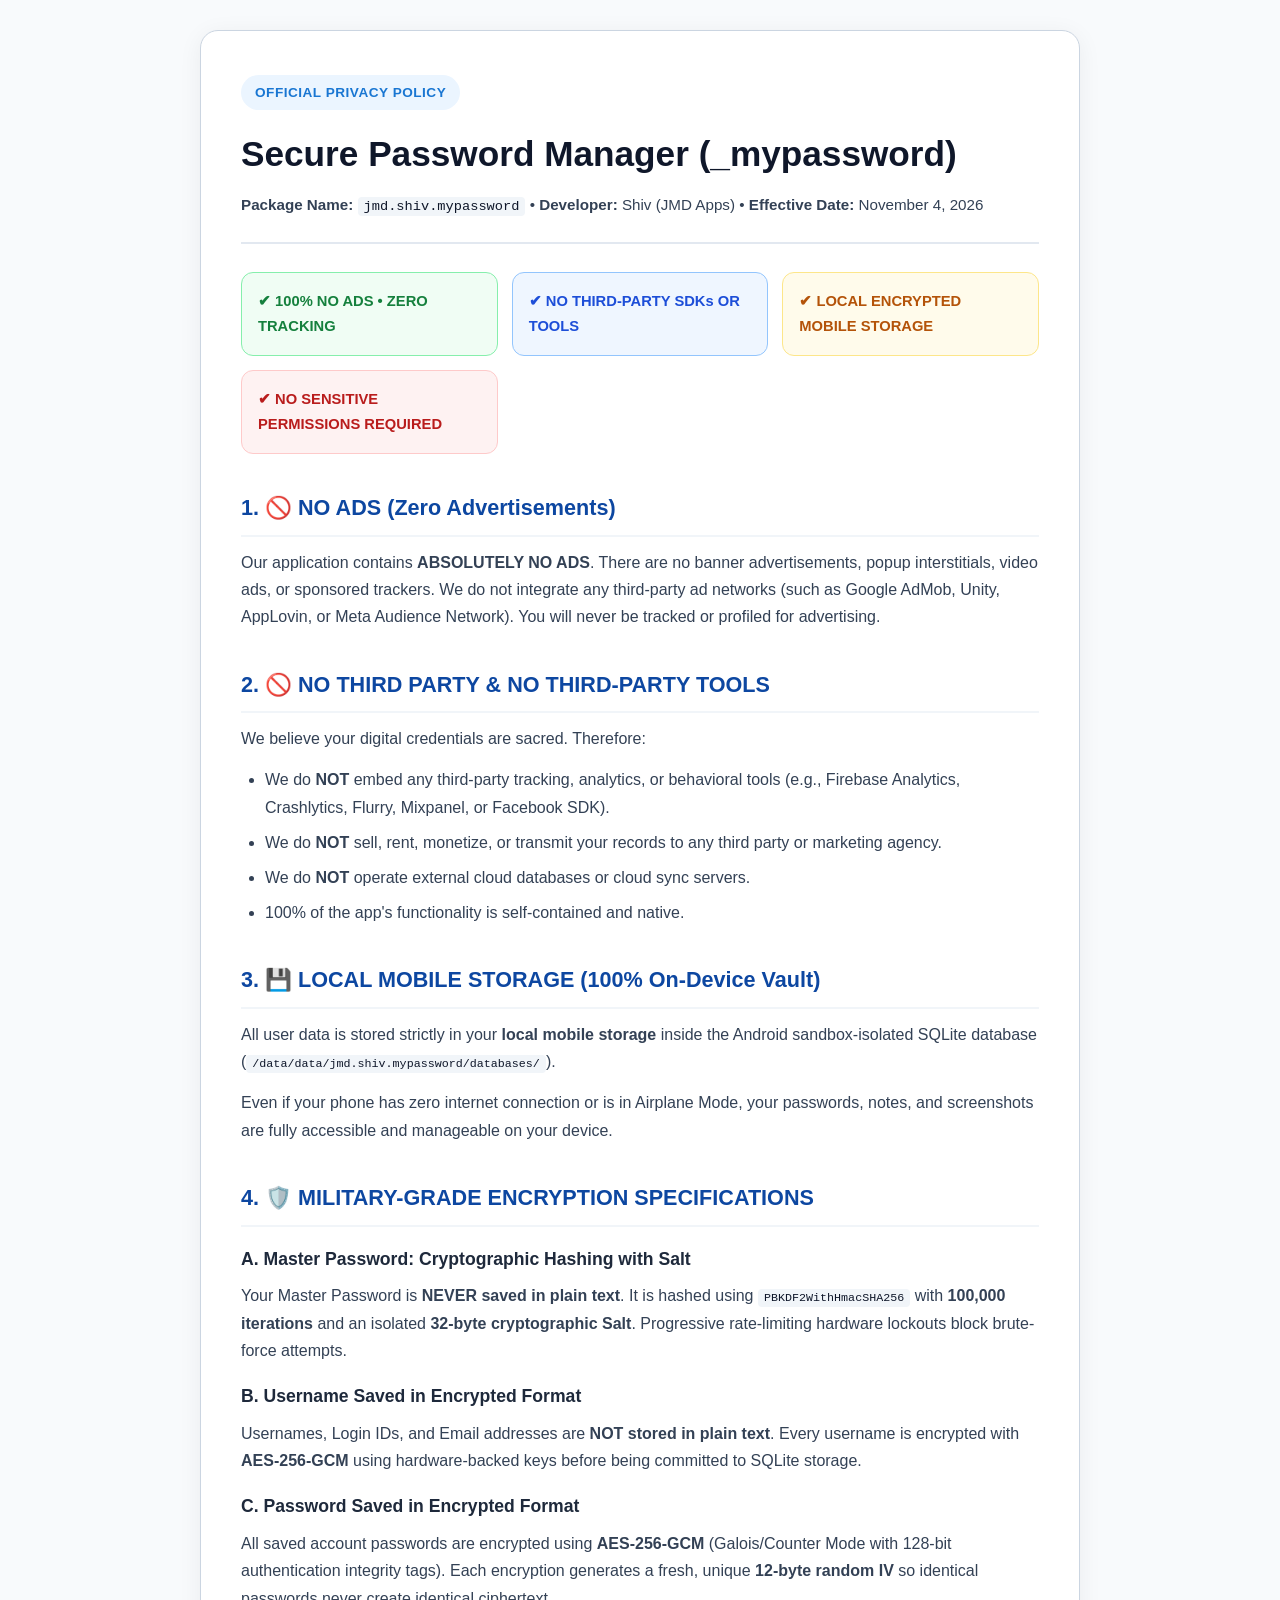
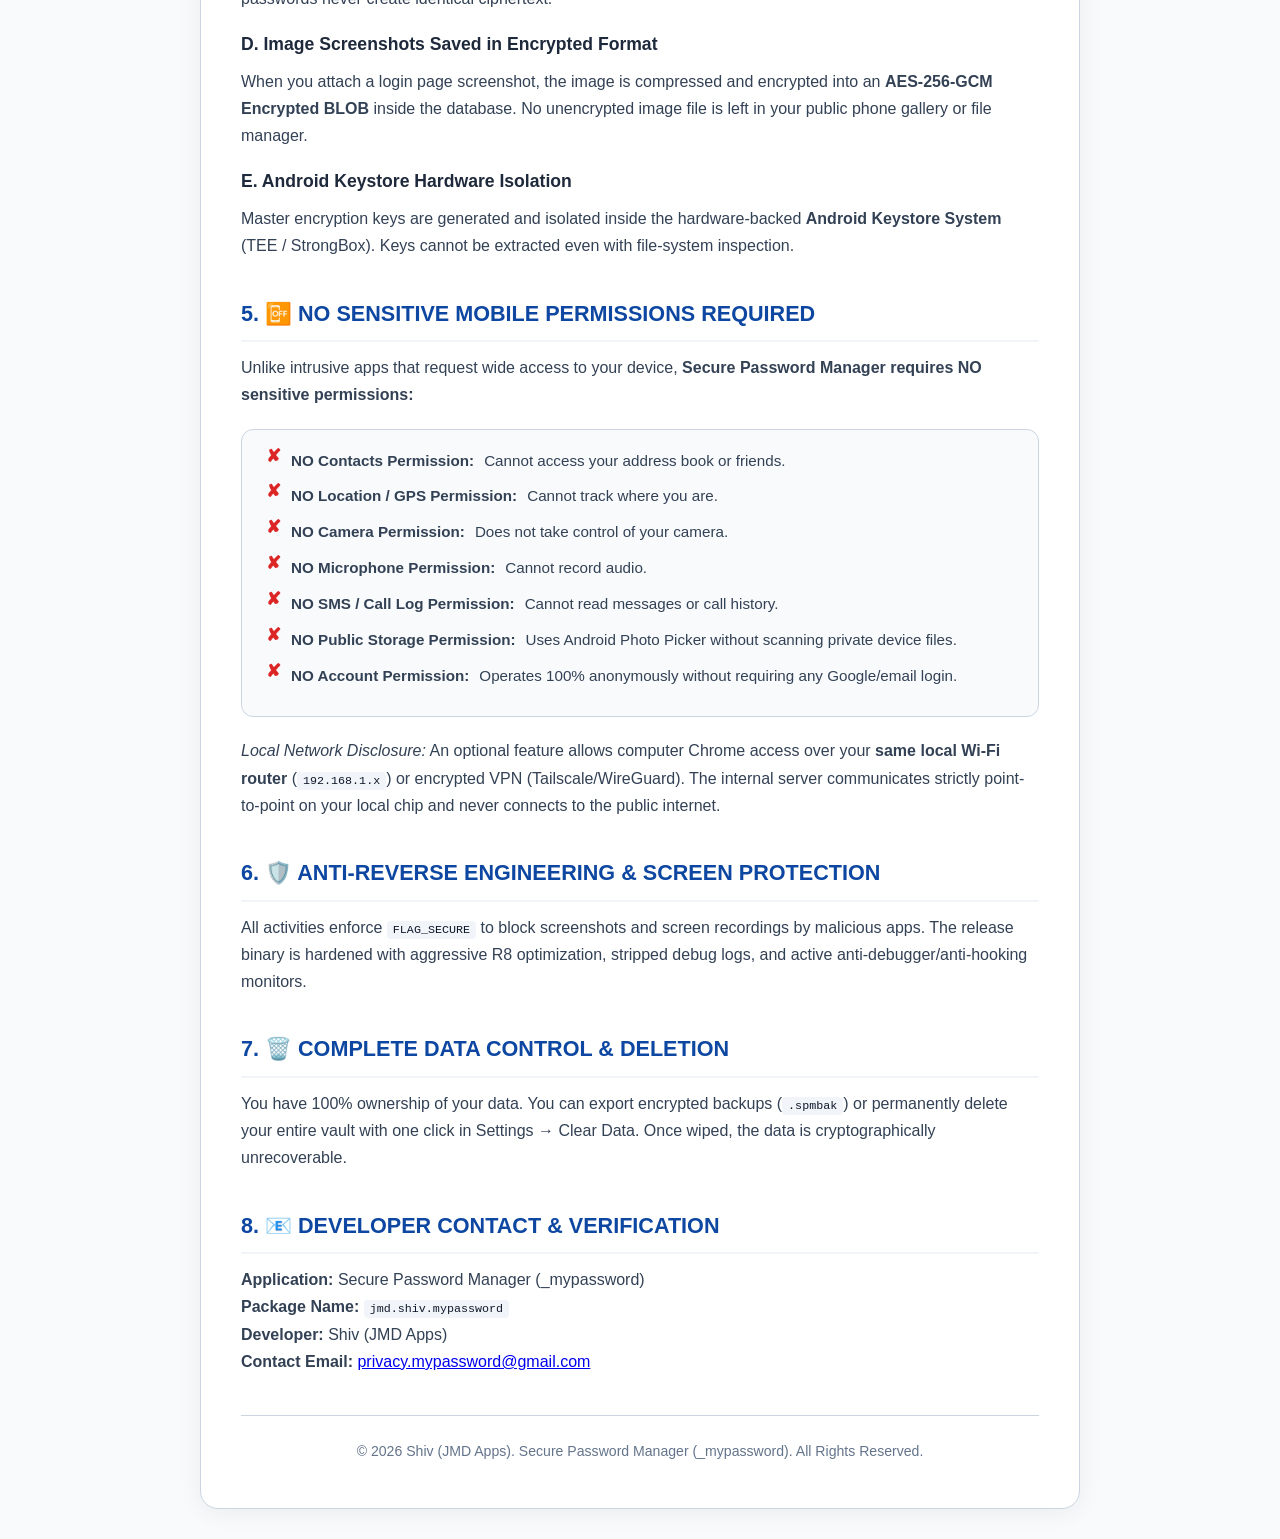
<file: app/src/main/assets/web/privacy_policy.html>
<!DOCTYPE html>
<html lang="en">
<head>
    <meta charset="UTF-8">
    <meta name="viewport" content="width=device-width, initial-scale=1.0">
    <title>Privacy Policy - Secure Password Manager (_mypassword)</title>
    <style>
        :root {
            --primary: #1976D2;
            --primary-dark: #0D47A1;
            --text-primary: #0F172A;
            --text-secondary: #334155;
            --bg: #F8FAFC;
            --card-bg: #FFFFFF;
            --border: #CBD5E1;
            --success: #16A34A;
            --danger: #DC2626;
            --shield: #D97706;
        }
        * { box-sizing: border-box; margin: 0; padding: 0; }
        body {
            font-family: -apple-system, BlinkMacSystemFont, "Segoe UI", Roboto, Oxygen, Ubuntu, Cantarell, sans-serif;
            background-color: var(--bg);
            color: var(--text-primary);
            line-height: 1.7;
            padding: 30px 16px;
        }
        .container {
            max-width: 880px;
            margin: 0 auto;
            background: var(--card-bg);
            padding: 44px 40px;
            border-radius: 18px;
            box-shadow: 0 4px 25px rgba(0, 0, 0, 0.06);
            border: 1px solid var(--border);
        }
        .header {
            border-bottom: 2px solid #E2E8F0;
            padding-bottom: 24px;
            margin-bottom: 28px;
        }
        .badge {
            display: inline-block;
            background: #EBF5FF;
            color: var(--primary);
            padding: 6px 14px;
            border-radius: 20px;
            font-size: 0.85rem;
            font-weight: 700;
            margin-bottom: 14px;
            letter-spacing: 0.5px;
        }
        h1 {
            font-size: 2.2rem;
            color: #0F172A;
            margin-bottom: 8px;
        }
        .meta {
            font-size: 0.95rem;
            color: var(--text-secondary);
        }
        .highlight-grid {
            display: grid;
            grid-template-columns: repeat(auto-fit, minmax(240px, 1fr));
            gap: 14px;
            margin: 24px 0 32px 0;
        }
        .highlight-card {
            padding: 16px;
            border-radius: 12px;
            border: 1px solid;
            font-size: 0.92rem;
            font-weight: 600;
        }
        .card-green { background: #F0FDF4; border-color: #86EFAC; color: #15803D; }
        .card-blue { background: #EFF6FF; border-color: #93C5FD; color: #1D4ED8; }
        .card-gold { background: #FFFBEB; border-color: #FDE68A; color: #B45309; }
        .card-red { background: #FEF2F2; border-color: #FECACA; color: #B91C1C; }

        h2 {
            font-size: 1.35rem;
            color: var(--primary-dark);
            margin-top: 36px;
            margin-bottom: 12px;
            border-bottom: 2px solid #F1F5F9;
            padding-bottom: 8px;
            display: flex;
            align-items: center;
            gap: 8px;
        }
        h3 {
            font-size: 1.1rem;
            color: #1E293B;
            margin-top: 18px;
            margin-bottom: 8px;
        }
        p {
            margin-bottom: 14px;
            color: var(--text-secondary);
        }
        ul {
            margin-left: 24px;
            margin-bottom: 16px;
            color: var(--text-secondary);
        }
        li {
            margin-bottom: 8px;
        }
        .permissions-box {
            background: #F8FAFC;
            border: 1px solid var(--border);
            border-radius: 12px;
            padding: 18px 24px;
            margin: 20px 0;
        }
        .perm-item {
            display: flex;
            align-items: flex-start;
            gap: 10px;
            margin-bottom: 10px;
            font-size: 0.95rem;
            color: var(--text-secondary);
        }
        .perm-cross {
            color: var(--danger);
            font-weight: 900;
            font-size: 1.1rem;
            line-height: 1;
        }
        code {
            background: #F1F5F9;
            padding: 2px 6px;
            border-radius: 4px;
            font-family: monospace;
            font-size: 0.9em;
            color: #0F172A;
        }
        .footer {
            margin-top: 40px;
            padding-top: 24px;
            border-top: 1px solid var(--border);
            font-size: 0.88rem;
            color: #64748B;
            text-align: center;
        }
    </style>
</head>
<body>
    <div class="container">
        <div class="header">
            <span class="badge">OFFICIAL PRIVACY POLICY</span>
            <h1>Secure Password Manager (_mypassword)</h1>
            <div class="meta">
                <strong>Package Name:</strong> <code>jmd.shiv.mypassword</code> &bull; 
                <strong>Developer:</strong> Shiv (JMD Apps) &bull; 
                <strong>Effective Date:</strong> November 4, 2026
            </div>
        </div>

        <div class="highlight-grid">
            <div class="highlight-card card-green">
                &#10004; 100% NO ADS &bull; ZERO TRACKING
            </div>
            <div class="highlight-card card-blue">
                &#10004; NO THIRD-PARTY SDKs OR TOOLS
            </div>
            <div class="highlight-card card-gold">
                &#10004; LOCAL ENCRYPTED MOBILE STORAGE
            </div>
            <div class="highlight-card card-red">
                &#10004; NO SENSITIVE PERMISSIONS REQUIRED
            </div>
        </div>

        <h2>1. 🚫 NO ADS (Zero Advertisements)</h2>
        <p>Our application contains <strong>ABSOLUTELY NO ADS</strong>. There are no banner advertisements, popup interstitials, video ads, or sponsored trackers. We do not integrate any third-party ad networks (such as Google AdMob, Unity, AppLovin, or Meta Audience Network). You will never be tracked or profiled for advertising.</p>

        <h2>2. 🚫 NO THIRD PARTY & NO THIRD-PARTY TOOLS</h2>
        <p>We believe your digital credentials are sacred. Therefore:</p>
        <ul>
            <li>We do <strong>NOT</strong> embed any third-party tracking, analytics, or behavioral tools (e.g., Firebase Analytics, Crashlytics, Flurry, Mixpanel, or Facebook SDK).</li>
            <li>We do <strong>NOT</strong> sell, rent, monetize, or transmit your records to any third party or marketing agency.</li>
            <li>We do <strong>NOT</strong> operate external cloud databases or cloud sync servers.</li>
            <li>100% of the app's functionality is self-contained and native.</li>
        </ul>

        <h2>3. 💾 LOCAL MOBILE STORAGE (100% On-Device Vault)</h2>
        <p>All user data is stored strictly in your <strong>local mobile storage</strong> inside the Android sandbox-isolated SQLite database (<code>/data/data/jmd.shiv.mypassword/databases/</code>).</p>
        <p>Even if your phone has zero internet connection or is in Airplane Mode, your passwords, notes, and screenshots are fully accessible and manageable on your device.</p>

        <h2>4. 🛡️ MILITARY-GRADE ENCRYPTION SPECIFICATIONS</h2>
        <h3>A. Master Password: Cryptographic Hashing with Salt</h3>
        <p>Your Master Password is <strong>NEVER saved in plain text</strong>. It is hashed using <code>PBKDF2WithHmacSHA256</code> with <strong>100,000 iterations</strong> and an isolated <strong>32-byte cryptographic Salt</strong>. Progressive rate-limiting hardware lockouts block brute-force attempts.</p>

        <h3>B. Username Saved in Encrypted Format</h3>
        <p>Usernames, Login IDs, and Email addresses are <strong>NOT stored in plain text</strong>. Every username is encrypted with <strong>AES-256-GCM</strong> using hardware-backed keys before being committed to SQLite storage.</p>

        <h3>C. Password Saved in Encrypted Format</h3>
        <p>All saved account passwords are encrypted using <strong>AES-256-GCM</strong> (Galois/Counter Mode with 128-bit authentication integrity tags). Each encryption generates a fresh, unique <strong>12-byte random IV</strong> so identical passwords never create identical ciphertext.</p>

        <h3>D. Image Screenshots Saved in Encrypted Format</h3>
        <p>When you attach a login page screenshot, the image is compressed and encrypted into an <strong>AES-256-GCM Encrypted BLOB</strong> inside the database. No unencrypted image file is left in your public phone gallery or file manager.</p>

        <h3>E. Android Keystore Hardware Isolation</h3>
        <p>Master encryption keys are generated and isolated inside the hardware-backed <strong>Android Keystore System</strong> (TEE / StrongBox). Keys cannot be extracted even with file-system inspection.</p>

        <h2>5. 📴 NO SENSITIVE MOBILE PERMISSIONS REQUIRED</h2>
        <p>Unlike intrusive apps that request wide access to your device, <strong>Secure Password Manager requires NO sensitive permissions:</strong></p>
        <div class="permissions-box">
            <div class="perm-item"><span class="perm-cross">&#10008;</span> <strong>NO Contacts Permission:</strong> Cannot access your address book or friends.</div>
            <div class="perm-item"><span class="perm-cross">&#10008;</span> <strong>NO Location / GPS Permission:</strong> Cannot track where you are.</div>
            <div class="perm-item"><span class="perm-cross">&#10008;</span> <strong>NO Camera Permission:</strong> Does not take control of your camera.</div>
            <div class="perm-item"><span class="perm-cross">&#10008;</span> <strong>NO Microphone Permission:</strong> Cannot record audio.</div>
            <div class="perm-item"><span class="perm-cross">&#10008;</span> <strong>NO SMS / Call Log Permission:</strong> Cannot read messages or call history.</div>
            <div class="perm-item"><span class="perm-cross">&#10008;</span> <strong>NO Public Storage Permission:</strong> Uses Android Photo Picker without scanning private device files.</div>
            <div class="perm-item"><span class="perm-cross">&#10008;</span> <strong>NO Account Permission:</strong> Operates 100% anonymously without requiring any Google/email login.</div>
        </div>
        <p><em>Local Network Disclosure:</em> An optional feature allows computer Chrome access over your <strong>same local Wi-Fi router</strong> (<code>192.168.1.x</code>) or encrypted VPN (Tailscale/WireGuard). The internal server communicates strictly point-to-point on your local chip and never connects to the public internet.</p>

        <h2>6. 🛡️ ANTI-REVERSE ENGINEERING & SCREEN PROTECTION</h2>
        <p>All activities enforce <code>FLAG_SECURE</code> to block screenshots and screen recordings by malicious apps. The release binary is hardened with aggressive R8 optimization, stripped debug logs, and active anti-debugger/anti-hooking monitors.</p>

        <h2>7. 🗑️ COMPLETE DATA CONTROL & DELETION</h2>
        <p>You have 100% ownership of your data. You can export encrypted backups (<code>.spmbak</code>) or permanently delete your entire vault with one click in Settings &rarr; Clear Data. Once wiped, the data is cryptographically unrecoverable.</p>

        <h2>8. 📧 DEVELOPER CONTACT & VERIFICATION</h2>
        <p>
            <strong>Application:</strong> Secure Password Manager (_mypassword)<br>
            <strong>Package Name:</strong> <code>jmd.shiv.mypassword</code><br>
            <strong>Developer:</strong> Shiv (JMD Apps)<br>
            <strong>Contact Email:</strong> <a href="mailto:privacy.mypassword@gmail.com">privacy.mypassword@gmail.com</a>
        </p>

        <div class="footer">
            &copy; 2026 Shiv (JMD Apps). Secure Password Manager (_mypassword). All Rights Reserved.
        </div>
    </div>
</body>
</html>
</file>
